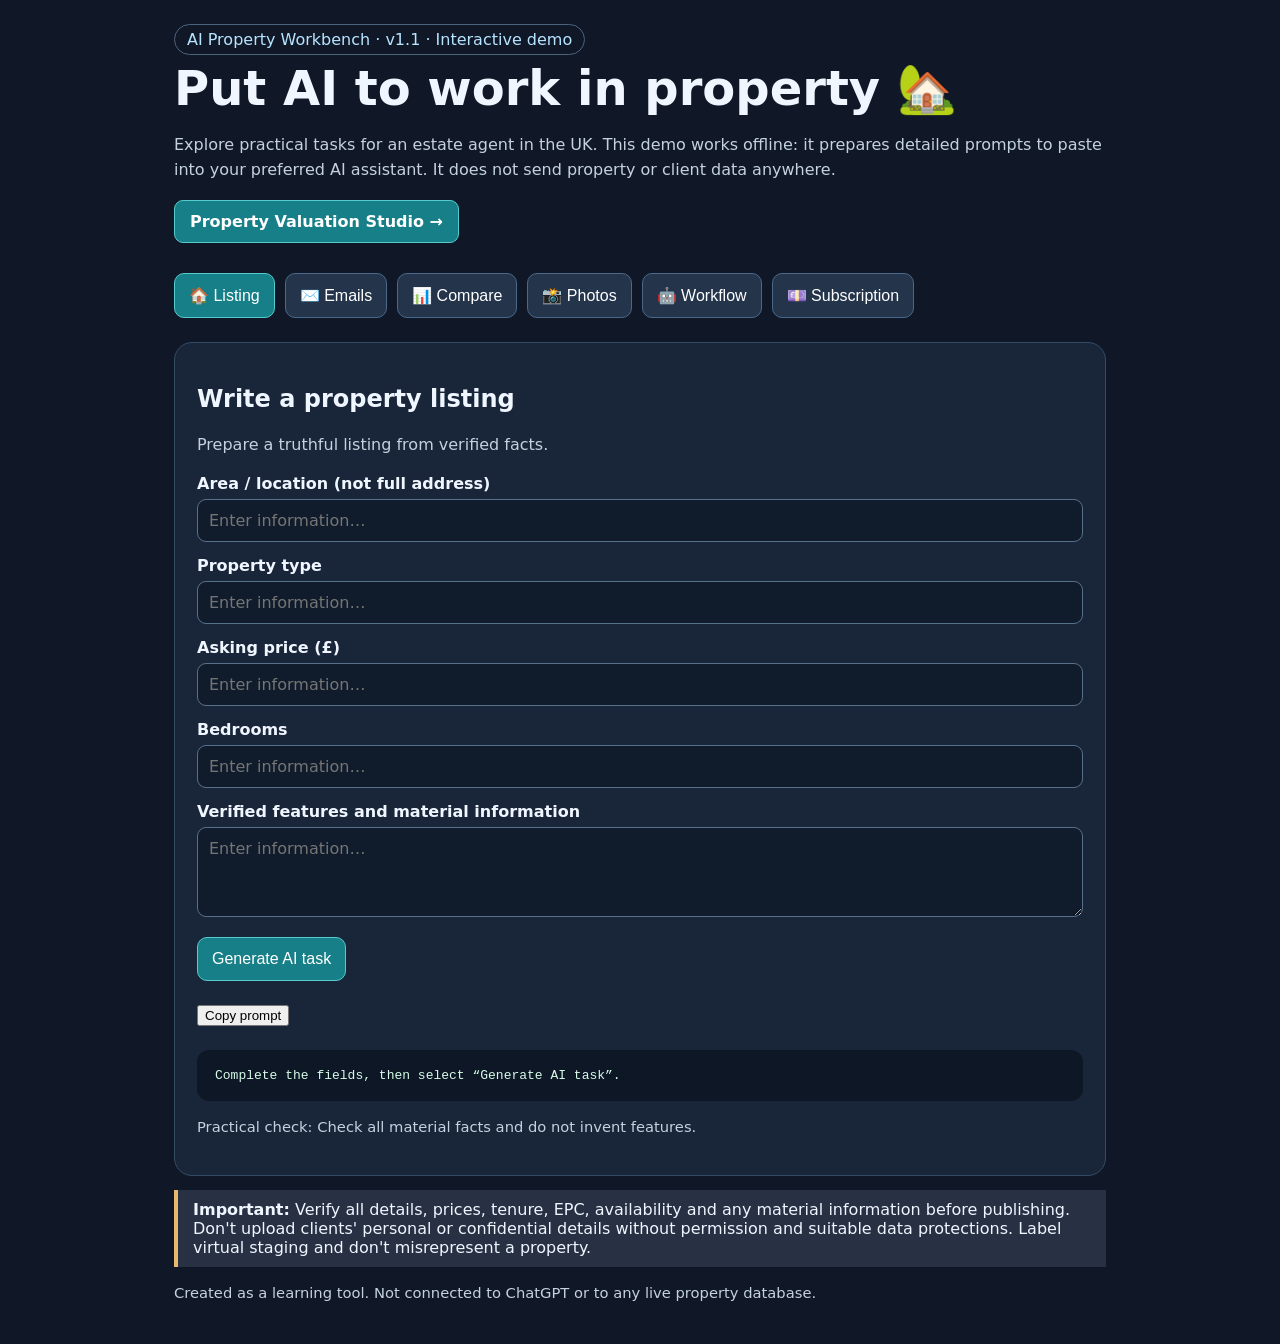
<file: index.html>
<!doctype html><html lang="en"><head><meta charset="utf-8"><meta name="viewport" content="width=device-width,initial-scale=1"><title>AI Property Workbench — v1.1</title><style>:root{font-family:system-ui,-apple-system,Segoe UI,sans-serif;color:#eff6ff;background:#101827}*{box-sizing:border-box}body{margin:0}main{max-width:980px;margin:auto;padding:24px}h1{font-size:clamp(1.8rem,4vw,3rem);margin:.3rem 0}p{line-height:1.55;color:#c4d1df}.muted{font-size:.92rem}.pill{display:inline-block;border:1px solid #4c637e;border-radius:22px;padding:5px 12px;color:#b7e4ff}.tabs{display:flex;flex-wrap:wrap;gap:10px;margin:24px 0}.tabs button,.action{border:1px solid #4a698a;background:#23344b;color:#fff;border-radius:10px;padding:12px 14px;cursor:pointer;font-size:1rem}.tabs button.active,.action{background:#177f87;border-color:#57cbcd}.panel{background:#192639;border:1px solid #364c65;border-radius:18px;padding:22px;margin:14px 0}label{display:block;margin:14px 0 6px;font-weight:600}input,textarea,select{width:100%;padding:11px;border:1px solid #57718b;border-radius:9px;background:#101c2c;color:#fff;font:inherit}textarea{min-height:90px;resize:vertical}.two{display:grid;grid-template-columns:1fr 1fr;gap:14px}@media(max-width:640px){.two{grid-template-columns:1fr}}pre{white-space:pre-wrap;word-break:break-word;background:#0d1726;padding:18px;border-radius:12px;color:#d7fbe8}.note{border-left:4px solid #e7b96b;padding:10px 15px;background:#283043}.valuation-link{display:inline-block;margin:2px 0 6px;padding:11px 15px;border-radius:9px;border:1px solid #57cbcd;background:#177f87;color:#fff;text-decoration:none;font-weight:650}.valuation-link:hover{background:#116e76}.hide{display:none}small{color:#b5c9de}</style></head><body><main><span class="pill">AI Property Workbench · v1.1 · Interactive demo</span><h1>Put AI to work in property 🏡</h1><p>Explore practical tasks for an estate agent in the UK. This demo works offline: it prepares detailed prompts to paste into your preferred AI assistant. It does not send property or client data anywhere.</p><a class="valuation-link" href="property-valuation-studio/index.html">Property Valuation Studio →</a><div class="tabs" id="tabs"></div><section class="panel"><h2 id="heading"></h2><p id="intro"></p><div id="fields"></div><p><button class="action" id="generate">Generate AI task</button> <button class="tabs button" id="copy">Copy prompt</button></p><pre id="result" aria-live="polite">Complete the fields, then select “Generate AI task”.</pre><p class="muted" id="tip"></p></section><div class="note"><strong>Important:</strong> Verify all details, prices, tenure, EPC, availability and any material information before publishing. Don't upload clients' personal or confidential details without permission and suitable data protections. Label virtual staging and don't misrepresent a property.</div><p class="muted">Created as a learning tool. Not connected to ChatGPT or to any live property database.</p></main><script>
const tasks=[
{id:'listing',name:'🏠 Listing',heading:'Write a property listing',intro:'Prepare a truthful listing from verified facts.',tip:'Check all material facts and do not invent features.',fields:[['address','Area / location (not full address)','text'],['type','Property type','text'],['price','Asking price (£)','text'],['beds','Bedrooms','number'],['facts','Verified features and material information','textarea']],build:v=>`You are an experienced UK estate agency copywriter. Draft a clear, appealing property listing in British English using ONLY these verified facts:\nArea: ${v.address}; Type: ${v.type}; Price: ${v.price}; Bedrooms: ${v.beds}; Features and material information: ${v.facts}.\nOutput: (1) 10-word headline (2) 120-word listing (3) five short key features (4) list of critical missing information to check before publishing. Do not invent facts, distances, transport times, tenure, EPC ratings, or amenities. If a fact is missing, flag it explicitly.`},
{id:'email',name:'✉️ Emails',heading:'Reply to an enquiry',intro:'Prepare a professional client reply without sharing confidential data.',tip:'Review tone, promises and property availability before sending.',fields:[['enquiry','Customer enquiry (remove personal details)','textarea'],['known','Verified response facts','textarea'],['tone','Tone: friendly / formal / concise','text']],build:v=>`Act as a UK estate agent. Draft a polite and concise email reply in British English to this anonymised enquiry: ${v.enquiry}. Use only these verified facts: ${v.known}. Tone: ${v.tone||'friendly and professional'}. Do not promise viewings, prices or availability unless confirmed. If crucial information is missing, write a placeholder and list questions to verify. Provide subject line and email body.`},
{id:'compare',name:'📊 Compare',heading:'Compare properties',intro:'Organise known comparable sales and identify uncertainties.',tip:'An AI comparison is not an independent valuation; use reliable recent transaction data.',fields:[['subject','Subject property specification','textarea'],['comparables','Comparable properties with verified prices, dates and features','textarea'],['context','Local market notes / source links','textarea']],build:v=>`Act as a UK property market research assistant. Subject property: ${v.subject}. Verified comparable evidence: ${v.comparables}. Context/source links: ${v.context}. Create a comparison table with price, sale/listing date, size where known, tenure, condition and key differences. Separate sold prices from asking prices. Explain uncertainty, missing data and follow-up checks. Do not invent market data or imply a formal valuation.`},
{id:'photo',name:'📸 Photos',heading:'Plan safe virtual staging',intro:'Make a photo brief that preserves the reality of the space.',tip:'Clearly disclose AI-generated or virtually staged imagery to viewers.',fields:[['room','Room and its present condition','textarea'],['style','Suggested furniture style','text'],['restrictions','Elements to preserve (walls/windows/layout/defects)','textarea']],build:v=>`Create a precise prompt for VIRTUALLY STAGING a real estate photograph. Room: ${v.room}. Style: ${v.style}. Preserve completely: ${v.restrictions}. Never remove defects, change room dimensions, alter windows, make a space look larger, or imply furniture is included. Provide a visible disclosure caption: "Virtually staged image — for illustrative purposes only." Also list what an agent should inspect before publishing.`},
{id:'automation',name:'🤖 Workflow',heading:'Design a repeatable AI workflow',intro:'Map the task and checks before connecting calendars, email or CRM tools.',tip:'Only connect approved systems and keep human approval before sending client messages.',fields:[['routine','Task repeated every day or week','textarea'],['apps','Current apps (e.g. Outlook, calendar, CRM)','text'],['approval','Steps needing human approval','textarea']],build:v=>`You are a workflow analyst for a UK estate agency. Repeated task: ${v.routine}. Apps: ${v.apps}. Human approval requirements: ${v.approval}. Design a small, realistic workflow with trigger, inputs, AI steps, human review, outputs, and failures/rollback. Mark which steps can be done manually without integrations and which require permissions. Avoid exposing client personal information. Include a five-item test checklist.`},
{id:'plan',name:'💷 Subscription',heading:'Get value from your AI subscription',intro:'Audit paid features against actual tasks rather than assuming a plan.',tip:'£120/month is £1,440/year. Check the product name and included feature limits.',fields:[['service','Exact AI service and plan name','text'],['uses','What you currently use it for','textarea'],['wishes','Three time-consuming tasks you want to improve','textarea']],build:v=>`Help me audit the value of my AI subscription. Product and plan: ${v.service}. Monthly cost: £120. Current uses: ${v.uses}. Tasks to improve: ${v.wishes}. First, state what needs verification about current plan entitlements rather than guessing. Then build a 30-day trial plan with three high-value use cases, a checklist of available features to test (files, research, image generation, workflows, integrations, shared projects, privacy settings if supported), and a simple time-saved and quality tracking table. Explain what should remain human-controlled.`}
];let current=tasks[0],last='';const $=x=>document.getElementById(x);function render(){ $('tabs').innerHTML='';tasks.forEach(t=>{let b=document.createElement('button');b.textContent=t.name;b.className=t.id===current.id?'active':'';b.onclick=()=>{current=t;render()};$('tabs').appendChild(b)});$('heading').textContent=current.heading;$('intro').textContent=current.intro;$('tip').textContent='Practical check: '+current.tip;$('fields').innerHTML='';current.fields.forEach(([id,label,type])=>{let l=document.createElement('label');l.textContent=label;l.htmlFor=id;let el=document.createElement(type==='textarea'?'textarea':'input');el.id=id;if(type!=='textarea')el.type=type;el.placeholder='Enter information…';$('fields').append(l,el)});$('result').textContent='Complete the fields, then select “Generate AI task”.';last=''}$('generate').onclick=()=>{const v={};current.fields.forEach(([id])=>v[id]=$(id).value.trim()||'[not provided]');last=current.build(v);$('result').textContent=last};$('copy').onclick=async()=>{if(!last){$('result').textContent='Generate a task first.';return}try{await navigator.clipboard.writeText(last);$('copy').textContent='Copied ✓';setTimeout(()=>$('copy').textContent='Copy prompt',1500)}catch(e){const selection=window.getSelection(),range=document.createRange();range.selectNodeContents($('result'));selection.removeAllRanges();selection.addRange(range);$('copy').textContent='Select and copy text'}};render();</script></body></html>
</file>
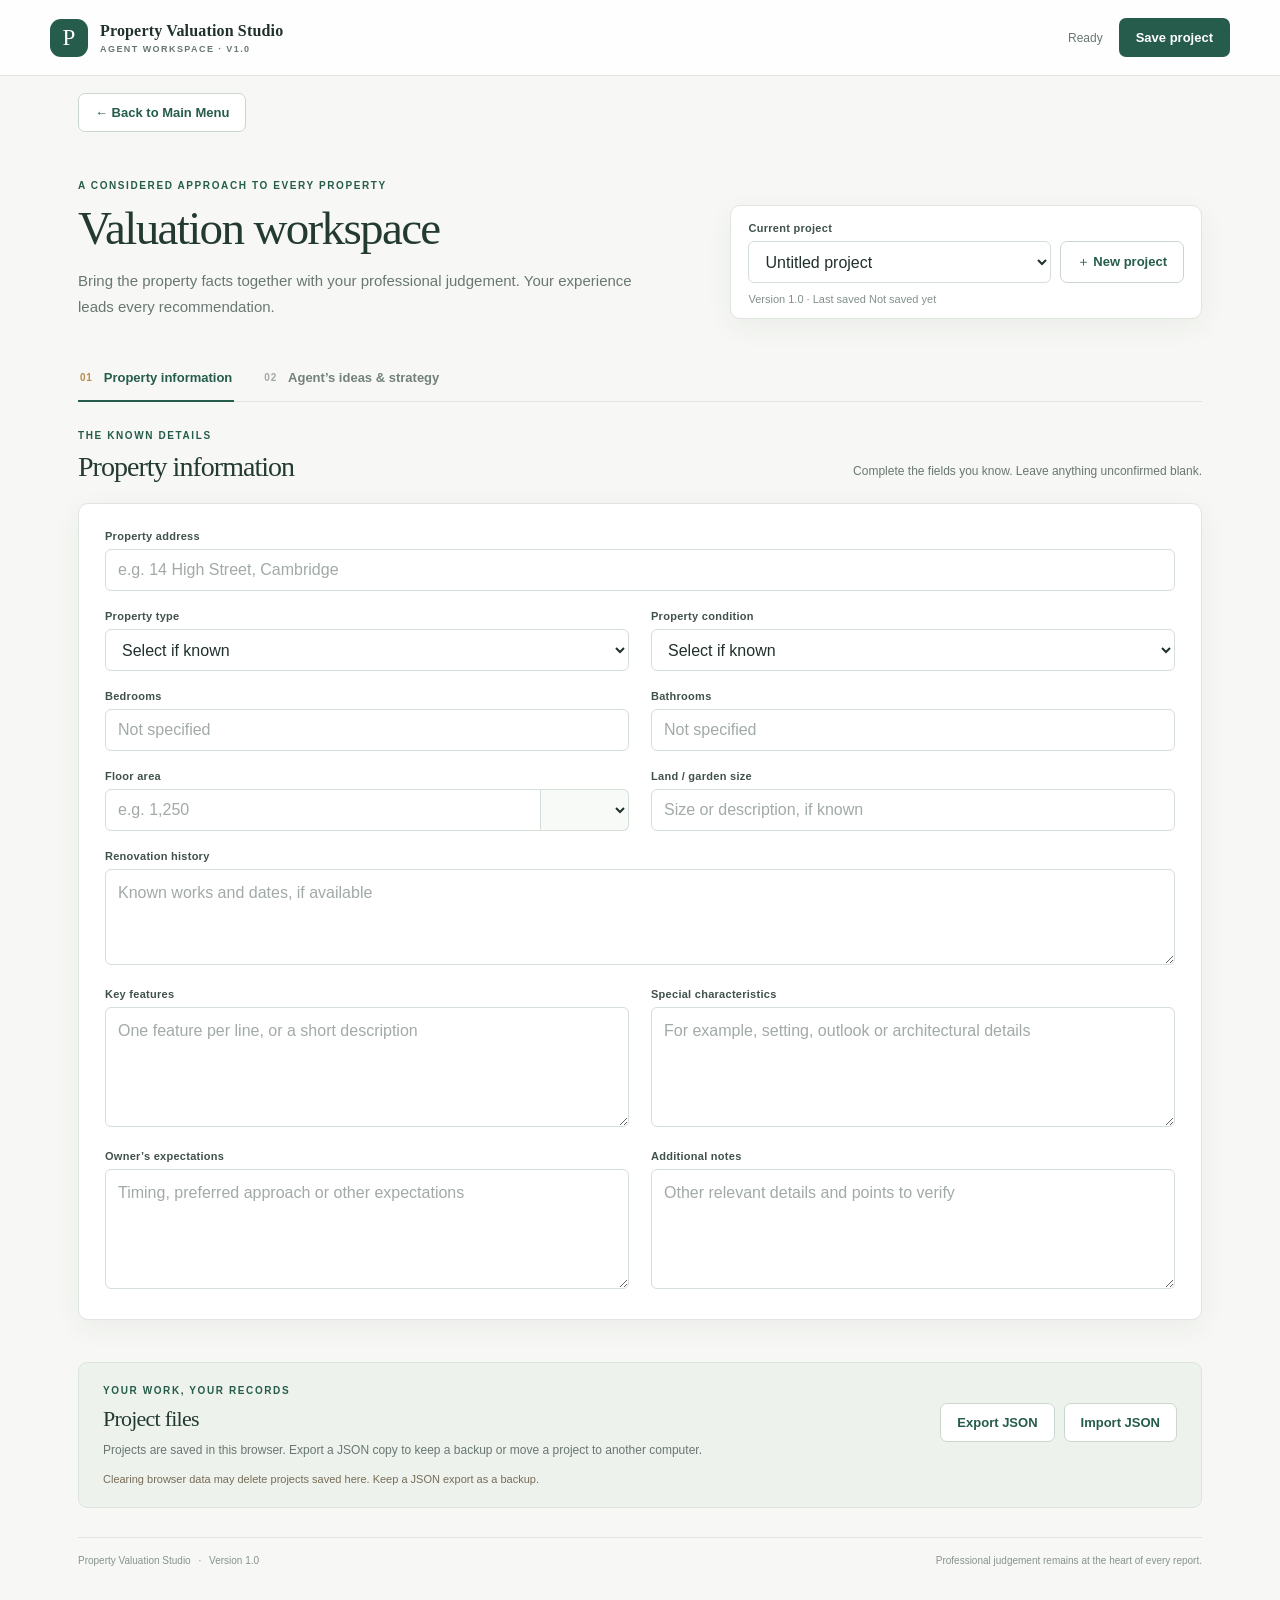
<file: property-valuation-studio/index.html>
<!doctype html>
<html lang="en-GB">
<head>
  <meta charset="utf-8">
  <meta name="viewport" content="width=device-width, initial-scale=1">
  <meta name="theme-color" content="#f7f8f5">
  <title>Property Valuation Studio — v1.0</title>
  <link rel="stylesheet" href="style.css">
  <script src="app.js" defer></script>
</head>
<body>
  <header class="topbar">
    <a class="brand" href="#top" aria-label="Property Valuation Studio home">
      <span class="brand-mark" aria-hidden="true">P</span>
      <span><strong>Property Valuation Studio</strong><small>AGENT WORKSPACE · V1.0</small></span>
    </a>
    <div class="top-actions">
      <span id="saveStatus" class="save-status" role="status" aria-live="polite">Ready</span>
      <button class="button button-primary" id="saveButton" type="button">Save project</button>
    </div>
  </header>
  <div class="subnav"><a class="button button-secondary back-button" href="../index.html">← Back to Main Menu</a></div>

  <main id="top">
    <section class="intro">
      <div>
        <p class="eyebrow">A considered approach to every property</p>
        <h1>Valuation workspace</h1>
        <p class="intro-copy">Bring the property facts together with your professional judgement. Your experience leads every recommendation.</p>
      </div>
      <div class="project-card">
        <label for="projectSelect">Current project</label>
        <div class="project-controls">
          <select id="projectSelect" aria-label="Load a saved project"></select>
          <button id="newProjectButton" class="button button-secondary" type="button">＋ New project</button>
        </div>
        <p id="projectMeta" class="project-meta">Version 1.0 · Not saved yet</p>
      </div>
    </section>

    <nav class="section-nav" aria-label="Project sections">
      <button class="nav-tab active" type="button" data-section="property" aria-current="page"><span>01</span> Property information</button>
      <button class="nav-tab" type="button" data-section="strategy"><span>02</span> Agent’s ideas &amp; strategy</button>
    </nav>

    <form id="projectForm" autocomplete="off">
      <section id="propertySection" class="content-section">
        <div class="section-heading">
          <div><p class="eyebrow">The known details</p><h2>Property information</h2></div>
          <p>Complete the fields you know. Leave anything unconfirmed blank.</p>
        </div>
        <div class="panel">
          <div class="field-grid">
            <div class="field field-wide"><label for="address">Property address</label><input id="address" name="address" type="text" placeholder="e.g. 14 High Street, Cambridge"></div>
            <div class="field"><label for="propertyType">Property type</label><select id="propertyType" name="propertyType"><option value="">Select if known</option><option>Detached house</option><option>Semi-detached house</option><option>Terraced house</option><option>Flat / apartment</option><option>Bungalow</option><option>Cottage</option><option>Other</option></select></div>
            <div class="field"><label for="condition">Property condition</label><select id="condition" name="condition"><option value="">Select if known</option><option>Newly built</option><option>Excellent</option><option>Good</option><option>Fair</option><option>Requires modernisation</option><option>Not assessed</option></select></div>
            <div class="field"><label for="bedrooms">Bedrooms</label><input id="bedrooms" name="bedrooms" type="number" min="0" step="1" inputmode="numeric" placeholder="Not specified"></div>
            <div class="field"><label for="bathrooms">Bathrooms</label><input id="bathrooms" name="bathrooms" type="number" min="0" step="1" inputmode="numeric" placeholder="Not specified"></div>
            <div class="field"><label for="floorArea">Floor area</label><div class="input-unit"><input id="floorArea" name="floorArea" type="number" min="0" step="any" inputmode="decimal" placeholder="e.g. 1,250"><select id="floorAreaUnit" name="floorAreaUnit" aria-label="Floor area unit"><option value="sq ft">sq ft</option><option value="m²">m²</option></select></div></div>
            <div class="field"><label for="landSize">Land / garden size</label><input id="landSize" name="landSize" type="text" placeholder="Size or description, if known"></div>
            <div class="field field-wide"><label for="renovationHistory">Renovation history</label><textarea id="renovationHistory" name="renovationHistory" rows="3" placeholder="Known works and dates, if available"></textarea></div>
            <div class="field"><label for="keyFeatures">Key features</label><textarea id="keyFeatures" name="keyFeatures" rows="4" placeholder="One feature per line, or a short description"></textarea></div>
            <div class="field"><label for="specialCharacteristics">Special characteristics</label><textarea id="specialCharacteristics" name="specialCharacteristics" rows="4" placeholder="For example, setting, outlook or architectural details"></textarea></div>
            <div class="field"><label for="ownersExpectations">Owner’s expectations</label><textarea id="ownersExpectations" name="ownersExpectations" rows="4" placeholder="Timing, preferred approach or other expectations"></textarea></div>
            <div class="field"><label for="additionalNotes">Additional notes</label><textarea id="additionalNotes" name="additionalNotes" rows="4" placeholder="Other relevant details and points to verify"></textarea></div>
          </div>
        </div>
      </section>

      <section id="strategySection" class="content-section" hidden>
        <div class="section-heading">
          <div><p class="eyebrow">Your expertise comes first</p><h2>Agent’s ideas &amp; strategy</h2></div>
          <p>Shape a thoughtful, individual plan from your own assessment.</p>
        </div>
        <div class="strategy-list">
          <article class="strategy-card"><div class="strategy-title"><span>01</span><div><h3>My professional assessment</h3><p>Your personal assessment and observations of the property.</p></div></div><label class="visually-hidden" for="assessment">My professional assessment</label><textarea id="assessment" name="assessment" rows="7" placeholder="Record your professional view, observations and the reasoning behind them…"></textarea></article>
          <article class="strategy-card"><div class="strategy-title"><span>02</span><div><h3>Ideal buyer profile</h3><p>Who may be the best fit for this property, and why?</p></div></div><label class="visually-hidden" for="buyerProfile">Ideal buyer profile</label><textarea id="buyerProfile" name="buyerProfile" rows="6" placeholder="Describe likely buyer types, their needs and what may appeal to them…"></textarea></article>
          <article class="strategy-card"><div class="strategy-title"><span>03</span><div><h3>Property preparation plan</h3><p>Suggestions to help prepare the property for market.</p></div></div><label class="visually-hidden" for="preparationPlan">Property preparation plan</label><textarea id="preparationPlan" name="preparationPlan" rows="7" placeholder="List proposed improvements or changes and the reason for each…"></textarea><p class="notice"><strong>Proposals only.</strong> Suggestions are not approved works. Structural changes require assessment by appropriately qualified professionals before any decision or work.</p></article>
          <article class="strategy-card"><div class="strategy-title"><span>04</span><div><h3>Unique selling points</h3><p>What sets this property apart in its market?</p></div></div><label class="visually-hidden" for="sellingPoints">Unique selling points</label><textarea id="sellingPoints" name="sellingPoints" rows="6" placeholder="Capture the features, story and details that distinguish this property…"></textarea></article>
          <article class="strategy-card"><div class="strategy-title"><span>05</span><div><h3>Marketing strategy</h3><p>How should the property be presented and promoted?</p></div></div><label class="visually-hidden" for="marketingStrategy">Marketing strategy</label><textarea id="marketingStrategy" name="marketingStrategy" rows="7" placeholder="Consider presentation, photography, audience, channels and launch approach…"></textarea></article>
          <article class="strategy-card"><div class="strategy-title"><span>06</span><div><h3>Additional agent ideas</h3><p>Space for any other thoughts or opportunities.</p></div></div><label class="visually-hidden" for="additionalIdeas">Additional agent ideas</label><textarea id="additionalIdeas" name="additionalIdeas" rows="6" placeholder="Add any other ideas you want to explore…"></textarea></article>
        </div>
      </section>
    </form>

    <section class="save-panel" aria-label="Project file actions">
      <div><p class="eyebrow">Your work, your records</p><h2>Project files</h2><p>Projects are saved in this browser. Export a JSON copy to keep a backup or move a project to another computer.</p></div>
      <div class="file-actions"><button id="exportButton" class="button button-secondary" type="button">Export JSON</button><button id="importButton" class="button button-secondary" type="button">Import JSON</button><input id="importFile" class="visually-hidden" type="file" accept=".json,application/json" aria-label="Choose a project JSON file"></div>
      <p class="storage-warning">Clearing browser data may delete projects saved here. Keep a JSON export as a backup.</p>
    </section>
    <footer><span>Property Valuation Studio <span class="footer-dot">·</span> Version 1.0</span><span>Professional judgement remains at the heart of every report.</span></footer>
  </main>

  <dialog id="newProjectDialog" class="dialog">
    <form method="dialog" id="newProjectForm"><p class="eyebrow">Start a fresh workspace</p><h2>Create new project</h2><p>Your current project will be saved before the new one is created. Existing projects remain available in the project list.</p><label for="newProjectName">Project name <span class="optional">(optional)</span></label><input id="newProjectName" name="newProjectName" type="text" maxlength="100" placeholder="e.g. 14 High Street valuation"><div class="dialog-actions"><button class="button button-secondary" value="cancel">Cancel</button><button id="confirmNewProject" class="button button-primary" value="create">Create project</button></div></form>
  </dialog>
  <div id="toast" class="toast" role="status" aria-live="polite"></div>
</body>
</html>
</file>
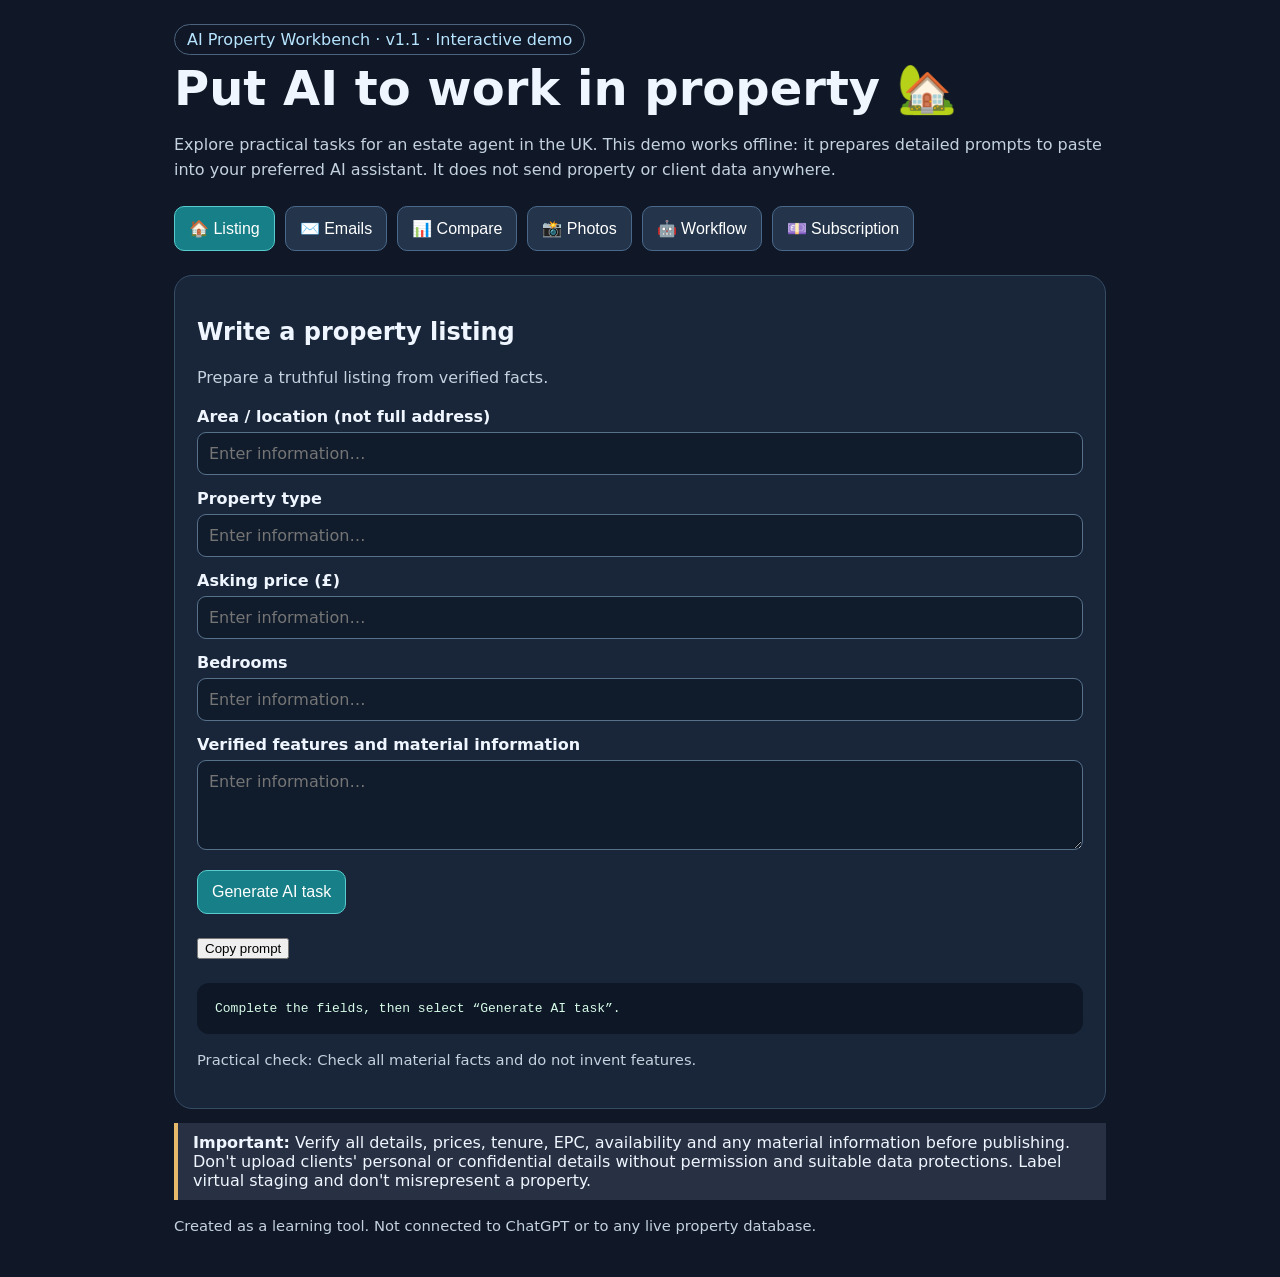
<file: MI_darbnica_maklerei_1_1.html>
<!doctype html><html lang="en"><head><meta charset="utf-8"><meta name="viewport" content="width=device-width,initial-scale=1"><title>AI Property Workbench — v1.1</title><style>:root{font-family:system-ui,-apple-system,Segoe UI,sans-serif;color:#eff6ff;background:#101827}*{box-sizing:border-box}body{margin:0}main{max-width:980px;margin:auto;padding:24px}h1{font-size:clamp(1.8rem,4vw,3rem);margin:.3rem 0}p{line-height:1.55;color:#c4d1df}.muted{font-size:.92rem}.pill{display:inline-block;border:1px solid #4c637e;border-radius:22px;padding:5px 12px;color:#b7e4ff}.tabs{display:flex;flex-wrap:wrap;gap:10px;margin:24px 0}.tabs button,.action{border:1px solid #4a698a;background:#23344b;color:#fff;border-radius:10px;padding:12px 14px;cursor:pointer;font-size:1rem}.tabs button.active,.action{background:#177f87;border-color:#57cbcd}.panel{background:#192639;border:1px solid #364c65;border-radius:18px;padding:22px;margin:14px 0}label{display:block;margin:14px 0 6px;font-weight:600}input,textarea,select{width:100%;padding:11px;border:1px solid #57718b;border-radius:9px;background:#101c2c;color:#fff;font:inherit}textarea{min-height:90px;resize:vertical}.two{display:grid;grid-template-columns:1fr 1fr;gap:14px}@media(max-width:640px){.two{grid-template-columns:1fr}}pre{white-space:pre-wrap;word-break:break-word;background:#0d1726;padding:18px;border-radius:12px;color:#d7fbe8}.note{border-left:4px solid #e7b96b;padding:10px 15px;background:#283043}.hide{display:none}small{color:#b5c9de}</style></head><body><main><span class="pill">AI Property Workbench · v1.1 · Interactive demo</span><h1>Put AI to work in property 🏡</h1><p>Explore practical tasks for an estate agent in the UK. This demo works offline: it prepares detailed prompts to paste into your preferred AI assistant. It does not send property or client data anywhere.</p><div class="tabs" id="tabs"></div><section class="panel"><h2 id="heading"></h2><p id="intro"></p><div id="fields"></div><p><button class="action" id="generate">Generate AI task</button> <button class="tabs button" id="copy">Copy prompt</button></p><pre id="result" aria-live="polite">Complete the fields, then select “Generate AI task”.</pre><p class="muted" id="tip"></p></section><div class="note"><strong>Important:</strong> Verify all details, prices, tenure, EPC, availability and any material information before publishing. Don't upload clients' personal or confidential details without permission and suitable data protections. Label virtual staging and don't misrepresent a property.</div><p class="muted">Created as a learning tool. Not connected to ChatGPT or to any live property database.</p></main><script>
const tasks=[
{id:'listing',name:'🏠 Listing',heading:'Write a property listing',intro:'Prepare a truthful listing from verified facts.',tip:'Check all material facts and do not invent features.',fields:[['address','Area / location (not full address)','text'],['type','Property type','text'],['price','Asking price (£)','text'],['beds','Bedrooms','number'],['facts','Verified features and material information','textarea']],build:v=>`You are an experienced UK estate agency copywriter. Draft a clear, appealing property listing in British English using ONLY these verified facts:\nArea: ${v.address}; Type: ${v.type}; Price: ${v.price}; Bedrooms: ${v.beds}; Features and material information: ${v.facts}.\nOutput: (1) 10-word headline (2) 120-word listing (3) five short key features (4) list of critical missing information to check before publishing. Do not invent facts, distances, transport times, tenure, EPC ratings, or amenities. If a fact is missing, flag it explicitly.`},
{id:'email',name:'✉️ Emails',heading:'Reply to an enquiry',intro:'Prepare a professional client reply without sharing confidential data.',tip:'Review tone, promises and property availability before sending.',fields:[['enquiry','Customer enquiry (remove personal details)','textarea'],['known','Verified response facts','textarea'],['tone','Tone: friendly / formal / concise','text']],build:v=>`Act as a UK estate agent. Draft a polite and concise email reply in British English to this anonymised enquiry: ${v.enquiry}. Use only these verified facts: ${v.known}. Tone: ${v.tone||'friendly and professional'}. Do not promise viewings, prices or availability unless confirmed. If crucial information is missing, write a placeholder and list questions to verify. Provide subject line and email body.`},
{id:'compare',name:'📊 Compare',heading:'Compare properties',intro:'Organise known comparable sales and identify uncertainties.',tip:'An AI comparison is not an independent valuation; use reliable recent transaction data.',fields:[['subject','Subject property specification','textarea'],['comparables','Comparable properties with verified prices, dates and features','textarea'],['context','Local market notes / source links','textarea']],build:v=>`Act as a UK property market research assistant. Subject property: ${v.subject}. Verified comparable evidence: ${v.comparables}. Context/source links: ${v.context}. Create a comparison table with price, sale/listing date, size where known, tenure, condition and key differences. Separate sold prices from asking prices. Explain uncertainty, missing data and follow-up checks. Do not invent market data or imply a formal valuation.`},
{id:'photo',name:'📸 Photos',heading:'Plan safe virtual staging',intro:'Make a photo brief that preserves the reality of the space.',tip:'Clearly disclose AI-generated or virtually staged imagery to viewers.',fields:[['room','Room and its present condition','textarea'],['style','Suggested furniture style','text'],['restrictions','Elements to preserve (walls/windows/layout/defects)','textarea']],build:v=>`Create a precise prompt for VIRTUALLY STAGING a real estate photograph. Room: ${v.room}. Style: ${v.style}. Preserve completely: ${v.restrictions}. Never remove defects, change room dimensions, alter windows, make a space look larger, or imply furniture is included. Provide a visible disclosure caption: "Virtually staged image — for illustrative purposes only." Also list what an agent should inspect before publishing.`},
{id:'automation',name:'🤖 Workflow',heading:'Design a repeatable AI workflow',intro:'Map the task and checks before connecting calendars, email or CRM tools.',tip:'Only connect approved systems and keep human approval before sending client messages.',fields:[['routine','Task repeated every day or week','textarea'],['apps','Current apps (e.g. Outlook, calendar, CRM)','text'],['approval','Steps needing human approval','textarea']],build:v=>`You are a workflow analyst for a UK estate agency. Repeated task: ${v.routine}. Apps: ${v.apps}. Human approval requirements: ${v.approval}. Design a small, realistic workflow with trigger, inputs, AI steps, human review, outputs, and failures/rollback. Mark which steps can be done manually without integrations and which require permissions. Avoid exposing client personal information. Include a five-item test checklist.`},
{id:'plan',name:'💷 Subscription',heading:'Get value from your AI subscription',intro:'Audit paid features against actual tasks rather than assuming a plan.',tip:'£120/month is £1,440/year. Check the product name and included feature limits.',fields:[['service','Exact AI service and plan name','text'],['uses','What you currently use it for','textarea'],['wishes','Three time-consuming tasks you want to improve','textarea']],build:v=>`Help me audit the value of my AI subscription. Product and plan: ${v.service}. Monthly cost: £120. Current uses: ${v.uses}. Tasks to improve: ${v.wishes}. First, state what needs verification about current plan entitlements rather than guessing. Then build a 30-day trial plan with three high-value use cases, a checklist of available features to test (files, research, image generation, workflows, integrations, shared projects, privacy settings if supported), and a simple time-saved and quality tracking table. Explain what should remain human-controlled.`}
];let current=tasks[0],last='';const $=x=>document.getElementById(x);function render(){ $('tabs').innerHTML='';tasks.forEach(t=>{let b=document.createElement('button');b.textContent=t.name;b.className=t.id===current.id?'active':'';b.onclick=()=>{current=t;render()};$('tabs').appendChild(b)});$('heading').textContent=current.heading;$('intro').textContent=current.intro;$('tip').textContent='Practical check: '+current.tip;$('fields').innerHTML='';current.fields.forEach(([id,label,type])=>{let l=document.createElement('label');l.textContent=label;l.htmlFor=id;let el=document.createElement(type==='textarea'?'textarea':'input');el.id=id;if(type!=='textarea')el.type=type;el.placeholder='Enter information…';$('fields').append(l,el)});$('result').textContent='Complete the fields, then select “Generate AI task”.';last=''}$('generate').onclick=()=>{const v={};current.fields.forEach(([id])=>v[id]=$(id).value.trim()||'[not provided]');last=current.build(v);$('result').textContent=last};$('copy').onclick=async()=>{if(!last){$('result').textContent='Generate a task first.';return}try{await navigator.clipboard.writeText(last);$('copy').textContent='Copied ✓';setTimeout(()=>$('copy').textContent='Copy prompt',1500)}catch(e){const selection=window.getSelection(),range=document.createRange();range.selectNodeContents($('result'));selection.removeAllRanges();selection.addRange(range);$('copy').textContent='Select and copy text'}};render();</script></body></html>
</file>
<file: property-valuation-studio/style.css>
:root{font-family:Inter,"Segoe UI",Arial,sans-serif;color:#20302d;background:#f7f8f5;font-synthesis:none;text-rendering:optimizeLegibility;--ink:#20302d;--muted:#697773;--line:#dfe5df;--green:#255c4b;--green-dark:#1c493b;--pale:#edf3ee;--paper:#fff;--gold:#b88b4a;--shadow:0 8px 28px rgba(32,48,45,.055)}*{box-sizing:border-box}html{scroll-behavior:smooth}body{margin:0;min-width:320px}button,input,textarea,select{font:inherit}button{cursor:pointer}.topbar{height:76px;padding:0 max(28px,calc((100vw - 1180px)/2));display:flex;align-items:center;justify-content:space-between;background:rgba(255,255,255,.92);border-bottom:1px solid var(--line)}.brand{display:flex;align-items:center;gap:12px;color:var(--ink);text-decoration:none}.brand-mark{height:38px;width:38px;border-radius:11px;background:var(--green);display:grid;place-items:center;color:#fff;font-family:Georgia,serif;font-size:23px}.brand strong{display:block;font-family:Georgia,"Times New Roman",serif;font-size:16px;letter-spacing:.01em}.brand small{display:block;margin-top:4px;color:var(--muted);font-size:9px;font-weight:700;letter-spacing:.16em}.top-actions{display:flex;align-items:center;gap:16px}.save-status{font-size:12px;color:var(--muted)}.save-status.is-error{color:#a23d2a}.button{border:1px solid transparent;border-radius:7px;padding:11px 16px;font-size:13px;font-weight:650;transition:background .16s,border-color .16s,transform .16s}.button:active{transform:translateY(1px)}.button-primary{background:var(--green);color:#fff}.button-primary:hover{background:var(--green-dark)}.button-secondary{background:#fff;color:var(--green);border-color:#cbd7cd}.button-secondary:hover{background:var(--pale)}.subnav{max-width:1180px;margin:17px auto 0;padding:0 28px}.back-button{text-decoration:none;display:inline-block}main{max-width:1180px;margin:0 auto;padding:48px 28px 34px}.intro{display:grid;grid-template-columns:minmax(0,1fr) minmax(340px,.78fr);align-items:end;gap:48px;padding-bottom:38px}.eyebrow{margin:0 0 10px;color:var(--green);font-size:10px;font-weight:750;letter-spacing:.16em;text-transform:uppercase}.intro h1,.section-heading h2,.save-panel h2,.dialog h2{margin:0;color:#233a32;font-family:Georgia,"Times New Roman",serif;font-weight:500;letter-spacing:-.035em}.intro h1{font-size:clamp(34px,4vw,47px)}.intro-copy{max-width:575px;margin:13px 0 0;color:var(--muted);font-size:15px;line-height:1.7}.project-card{padding:16px 17px 13px;background:#fff;border:1px solid var(--line);border-radius:10px;box-shadow:var(--shadow)}.project-card>label,.field>label,.dialog label{display:block;margin-bottom:7px;color:#40514c;font-size:11px;font-weight:700;letter-spacing:.025em}.project-controls{display:flex;gap:9px}.project-controls select{flex:1;min-width:80px}.project-meta{margin:10px 0 0;color:#82908a;font-size:11px}.section-nav{display:flex;gap:28px;border-bottom:1px solid var(--line);margin-bottom:28px}.nav-tab{position:relative;display:flex;align-items:center;gap:11px;padding:13px 2px 16px;border:0;background:none;color:#73807b;font-size:13px;font-weight:650}.nav-tab span{color:#a0aaa5;font-size:10px;letter-spacing:.08em}.nav-tab.active{color:var(--green)}.nav-tab.active span{color:var(--gold)}.nav-tab.active:after{position:absolute;right:0;bottom:-1px;left:0;height:2px;background:var(--green);content:""}.section-heading{display:flex;align-items:end;justify-content:space-between;gap:20px;margin:0 0 20px}.section-heading h2,.save-panel h2{font-size:28px}.section-heading>p{max-width:380px;margin:0 0 2px;color:var(--muted);font-size:12px;line-height:1.55}.panel,.strategy-card{background:var(--paper);border:1px solid var(--line);border-radius:10px;box-shadow:var(--shadow)}.panel{padding:26px}.field-grid{display:grid;grid-template-columns:1fr 1fr;gap:19px 22px}.field-wide{grid-column:1/-1}.field input,.field textarea,.field select,.project-card select,.dialog input{width:100%;border:1px solid #d5ded7;border-radius:6px;background:#fff;color:var(--ink);outline:none}.field input,.field select,.project-card select,.dialog input{height:42px;padding:0 12px}.field textarea{min-height:96px;padding:11px 12px;line-height:1.5;resize:vertical}.field textarea::placeholder,.field input::placeholder,.dialog input::placeholder{color:#a1aaa5}.field input:focus,.field textarea:focus,.field select:focus,.project-card select:focus,.dialog input:focus{border-color:#6c9b84;box-shadow:0 0 0 3px rgba(37,92,75,.09)}.input-unit{display:flex}.input-unit input{border-top-right-radius:0;border-bottom-right-radius:0}.input-unit select{width:88px;flex:0 0 88px;border-left:0;border-top-left-radius:0;border-bottom-left-radius:0;background:#f8faf8}.strategy-list{display:grid;grid-template-columns:1fr 1fr;gap:16px}.strategy-card{padding:20px}.strategy-title{display:flex;gap:12px;min-height:56px;margin-bottom:14px}.strategy-title>span{padding-top:3px;color:var(--gold);font-size:10px;font-weight:700;letter-spacing:.08em}.strategy-title h3{margin:0 0 5px;color:#30413b;font-family:Georgia,"Times New Roman",serif;font-size:18px;font-weight:500}.strategy-title p{margin:0;color:var(--muted);font-size:11px;line-height:1.5}.strategy-card textarea{width:100%;min-height:130px;padding:12px;border:1px solid #d5ded7;border-radius:6px;outline:none;color:var(--ink);line-height:1.55;resize:vertical}.strategy-card textarea::placeholder{color:#a1aaa5}.strategy-card textarea:focus{border-color:#6c9b84;box-shadow:0 0 0 3px rgba(37,92,75,.09)}.notice{margin:12px 0 0;padding:11px 12px;border-left:3px solid var(--gold);background:#faf7f0;color:#75664d;font-size:11px;line-height:1.55}.save-panel{display:grid;grid-template-columns:minmax(0,1fr) auto;gap:8px 30px;align-items:center;margin-top:42px;padding:22px 24px;background:#edf2ed;border:1px solid #dce5dd;border-radius:9px}.save-panel h2{font-size:22px}.save-panel>div:first-child>p:last-child{max-width:600px;margin:9px 0 0;color:var(--muted);font-size:12px;line-height:1.6}.file-actions{display:flex;gap:9px}.storage-warning{grid-column:1/-1;margin:5px 0 0;color:#786c56;font-size:11px}footer{display:flex;justify-content:space-between;gap:20px;margin-top:29px;padding-top:17px;border-top:1px solid var(--line);color:#87928d;font-size:10px}.footer-dot{padding:0 5px;color:var(--gold)}.visually-hidden{position:absolute!important;width:1px!important;height:1px!important;padding:0!important;margin:-1px!important;overflow:hidden!important;clip:rect(0,0,0,0)!important;white-space:nowrap!important;border:0!important}.dialog{width:min(470px,calc(100% - 30px));padding:27px;border:1px solid var(--line);border-radius:11px;box-shadow:0 20px 65px rgba(16,34,28,.22);color:var(--ink)}.dialog::backdrop{background:rgba(27,42,36,.42)}.dialog h2{font-size:29px}.dialog p:not(.eyebrow){color:var(--muted);font-size:13px;line-height:1.6}.dialog label{margin-top:20px}.optional{color:#89938e;font-weight:400}.dialog-actions{display:flex;justify-content:flex-end;gap:9px;margin-top:22px}.toast{position:fixed;right:22px;bottom:22px;z-index:5;max-width:min(420px,calc(100vw - 36px));padding:12px 17px;border-radius:7px;background:#233a32;color:#fff;font-size:13px;box-shadow:0 6px 24px #182c2833;opacity:0;transform:translateY(8px);pointer-events:none;transition:.2s}.toast.visible{opacity:1;transform:translateY(0)}[hidden]{display:none!important}@media(max-width:760px){.topbar{height:68px;padding:0 18px}.subnav{padding:0 18px}.brand strong{font-size:14px}.top-actions{gap:9px}.save-status{font-size:10px}main{padding:33px 18px 25px}.intro{grid-template-columns:1fr;gap:23px;padding-bottom:29px}.project-card{max-width:none}.section-nav{gap:20px}.section-heading{align-items:start;flex-direction:column;gap:8px}.panel{padding:20px}.strategy-list{grid-template-columns:1fr}.save-panel{grid-template-columns:1fr;gap:16px;padding:20px}.file-actions{flex-wrap:wrap}.storage-warning{grid-column:auto}footer{flex-direction:column;gap:8px}}@media(max-width:480px){.topbar{padding:0 13px}.subnav{padding:0 14px}.brand{gap:8px}.brand-mark{width:33px;height:33px}.brand strong{max-width:100px;font-size:12px}.brand small{font-size:8px}.top-actions{gap:7px}.save-status{max-width:52px;text-align:right;font-size:9px}.top-actions .button{padding:9px 9px;font-size:10px}main{padding:27px 14px 22px}.intro h1{font-size:36px}.section-nav{gap:13px}.nav-tab{gap:6px;padding:12px 0 14px;font-size:11px}.nav-tab span{font-size:9px}.field-grid{grid-template-columns:1fr;gap:16px}.field-wide{grid-column:auto}.panel{padding:17px}.strategy-card{padding:17px}.section-heading h2{font-size:25px}.save-panel h2{font-size:21px}.file-actions .button{flex:1;padding:11px 9px;font-size:12px}}
</file>
